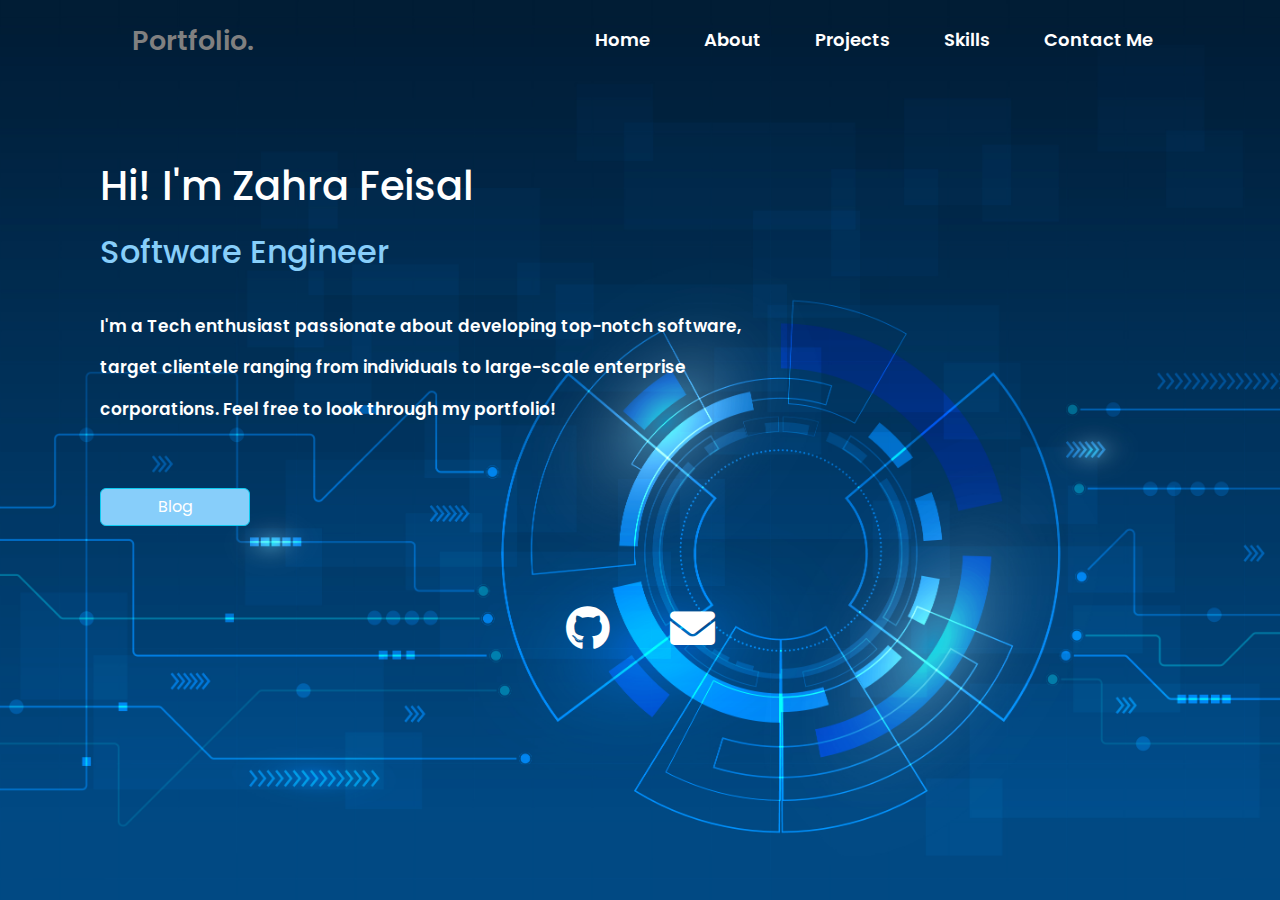
<file: index.html>
<!DOCTYPE html>
<html lang="en">
    <head>
        <meta charset="UTF-8">
        <meta name="viewport" content="width=device-width, initial-scale=1.0">
        <title>My Portfolio</title>
        <link rel="stylesheet" href="css/style.css">
        <link rel="stylesheet" href="css/cssgrid.css">
        <link rel="stylesheet" href="bootstrap/css/bootstrap.css">
        <link rel="stylesheet" href="bootstrap/css/bootstrap.min.css">
        <!-- <link rel="stylesheet" href="bootstrap/css/bootstrap-grid.css">
        <link rel="stylesheet" href="bootstrap/css/bootstrap-grid.min.css"> -->
        <!-- <link rel="preconnect" href="https://fonts.googleapis.com">
        <link rel="preconnect" href="https://fonts.gstatic.com" crossorigin> -->
        <link href="https://fonts.googleapis.com/css2?family=Poppins:ital,wght@0,100;0,200;0,300;0,400;0,500;0,600;0,700;0,800;0,900;1,100;1,200;1,300;1,400;1,500;1,600;1,700;1,800;1,900&display=swap" rel="stylesheet">
        <link rel="stylesheet" href="https://cdnjs.cloudflare.com/ajax/libs/font-awesome/6.0.0-beta3/css/all.min.css">
    </head>
    <body id="wholebody" class="poppins-semibold">
        <div class="grid-container">
            <div id="navsection">
                <nav>
                    <ol>
                        <!-- internal links -->
                        <li class="tops"><a href="public/contacts.html">Contact Me</a></li>
                        <li class="tops"><a href="public/skills.html">Skills</a></li>
                        <li class="tops"><a href="public/projects.html">Projects</a></li>
                        <li class="tops"><a href="public/about.html">About</a></li>
                        <li class="tops"><a href="index.html">Home</a></li>
                        <li class="port">Portfolio.</li>
                    </ol>
                </nav>
            </div>
                <div id="textsection">
                    <h1 class="header1">Hi! I'm Zahra Feisal</h1>
                    <h2 class="header2"> Software Engineer</h2>
                    <p>I'm a Tech enthusiast passionate about developing top-notch software,</p>
                    <p>target clientele ranging from individuals to large-scale enterprise</p>
                    <p>corporations. Feel free to look through my portfolio!</p>
                    <button type="button" class="btn btn-outline-info" id="cv"><span>Blog</span></button>
                </div>
                <div id="imgsection">
                </div>
                <div class="social-icons">
                    <a href="https://github.com/zahrafeisal" class="social-icon"><i class="fab fa-github"></i></a>
                    <!-- <a href="https://twitter.com" class="social-icon"><i class="fab fa-twitter"></i></a>
                    <a href="https://instagram.com" class="social-icon"><i class="fab fa-instagram"></i></a>
                    <a href="https://wa.me/+254723170598" class="social-icon"><i class="fab fa-whatsapp"></i></a>
                    <a href="https://linkedin.com" class="social-icon"><i class="fab fa-linkedin-in"></i></a> -->
                    <a href="mailto:zahrafeisal3@gmail.com" class="social-icon"><i class="fas fa-envelope"></i></a>
                </div>
        </div>
        <!-- <script src="js/dom.js"></script> -->
    </body>
</html>
</file>
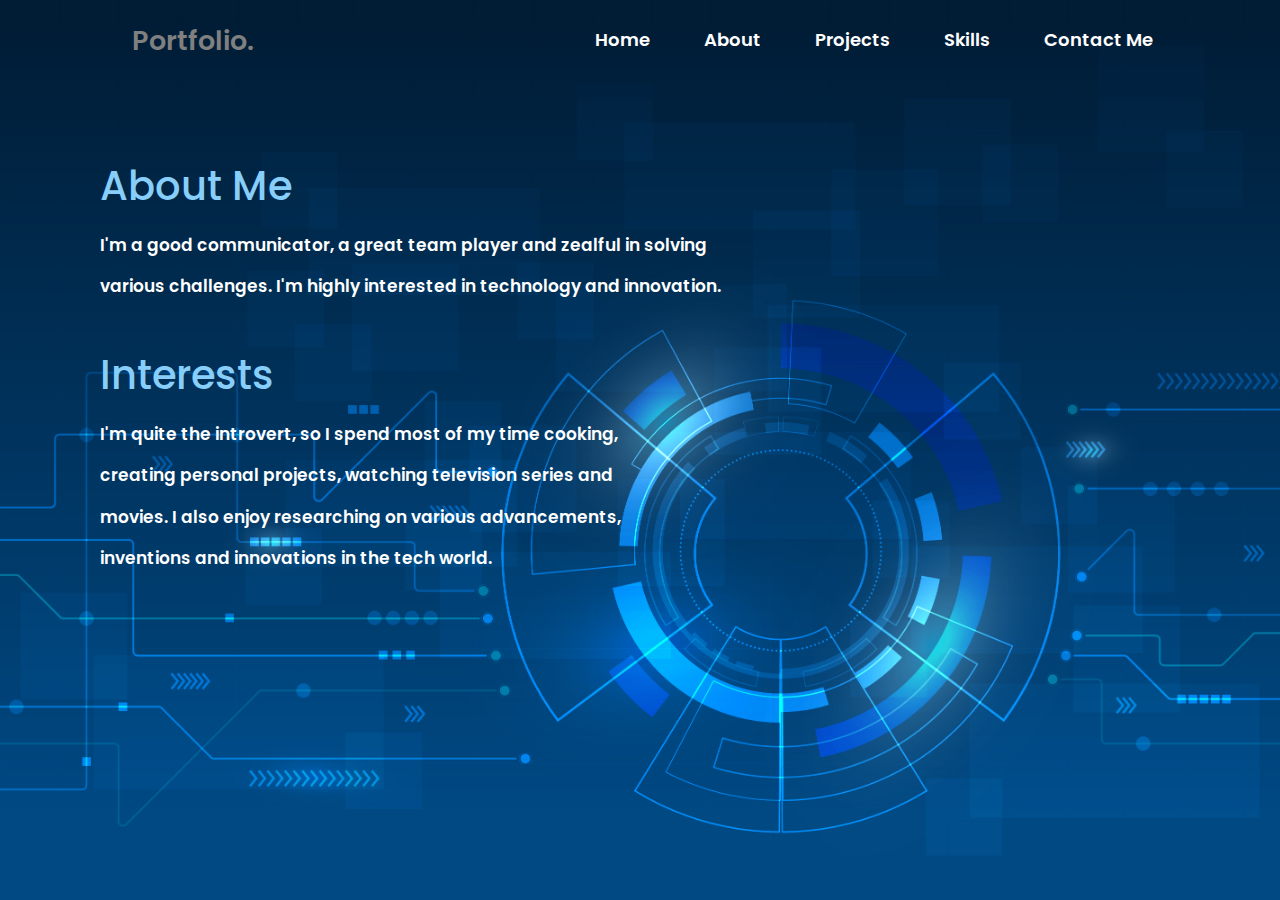
<file: public/about.html>
<!DOCTYPE html>
<html lang="en">
    <head>
        <meta charset="UTF-8">
        <meta name="viewport" content="width=device-width, initial-scale=1.0">
        <title>My Portfolio</title>
        <link rel="stylesheet" href="../css/style.css">
        <link rel="stylesheet" href="../css/cssgrid.css">
        <link rel="stylesheet" href="../bootstrap/css/bootstrap.css">
        <link rel="stylesheet" href="../bootstrap/css/bootstrap.min.css">
        <!-- <link rel="stylesheet" href="../bootstrap/css/bootstrap-grid.css">
        <link rel="stylesheet" href="../bootstrap/css/bootstrap-grid.min.css"> -->
        <link href="https://fonts.googleapis.com/css2?family=Poppins:ital,wght@0,100;0,200;0,300;0,400;0,500;0,600;0,700;0,800;0,900;1,100;1,200;1,300;1,400;1,500;1,600;1,700;1,800;1,900&display=swap" rel="stylesheet">
        <link rel="stylesheet" href="https://cdnjs.cloudflare.com/ajax/libs/font-awesome/6.0.0-beta3/css/all.min.css">
    </head>
    <body id="wholebody" class="poppins-semibold">
        <div class="grid-container">
            <div id="navsection">
                <nav>
                    <ol>
                        <li class="tops"><a href="../public/contacts.html">Contact Me</a></li>
                        <li class="tops"><a href="../public/skills.html">Skills</a></li>
                        <li class="tops"><a href="../public/projects.html">Projects</a></li>
                        <li class="tops"><a href="../public/about.html">About</a></li>
                        <li class="tops"><a href="../index.html">Home</a></li>
                        <li class="port">Portfolio.</li>
                    </ol>
                </nav>
            </div>
            <div id="textsection">
                <h1 class="headerab1">About Me</h1>
                <p>I'm a good communicator, a great team player and zealful in solving</p>
                <p>various challenges. I'm highly interested in technology and innovation.</p>
                <h1 class="headerab2">Interests</h1>
                <p>I'm quite the introvert, so I spend most of my time cooking,</p> 
                <p>creating personal projects, watching television series and</p>
                <p>movies. I also enjoy researching on various advancements,</p>
                <p>inventions and innovations in the tech world.</p>
            </div>
            <div id="imgsection">
            </div>
            <!-- <div class="social-icons">
                <a href="https://github.com/zahrafeisal" class="social-icon"><i class="fab fa-github"></i></a>
                <a href="https://twitter.com" class="social-icon"><i class="fab fa-twitter"></i></a>
                <a href="https://instagram.com" class="social-icon"><i class="fab fa-instagram"></i></a>
                <a href="https://wa.me/+254723170598" class="social-icon"><i class="fab fa-whatsapp"></i></a>
                <a href="https://linkedin.com" class="social-icon"><i class="fab fa-linkedin-in"></i></a>
                <a href="mailto:zahrafeisal3@gmail.com" class="social-icon"><i class="fas fa-envelope"></i></a>
            </div> -->
        </div>
    </body>
</html>
</file>
<file: css/style.css>
#wholebody {
    /* background-color: #0D1B28; */
    margin-left: 100px;
    margin-right: 100px;
    overflow: hidden;
    background: url(../images/vector-abstract-technology-background-technology-digital-world-of-business-information-futuristic-blue-virtual-graphic-interface.jpg) center no-repeat;
    background-size: cover;
    background-attachment: fixed;
}

.poppins-semibold {
    font-family: "Poppins", sans-serif;
    font-weight: 600;
    font-style: normal;
}

.contacts {
    color: white;
    font-size: 18px;
}

ul {
    list-style-type: circle;
}

ol {
    list-style-type: none;
    margin: 0;
    padding: 0;
}

.tops {
    display: inline;
    padding-left: 27px;
    padding-right: 27px;
    padding-top: 10px;
    float: right;
    font-size: 18px;
}

.port {
    color: grey;
    float: left;
    display: inline;
    padding-left: 0;
    padding-right: 0;
    padding-top: 5px;
    font-size: 27px;
}

/* unvisited links */
a:link {
    color: white;
    text-decoration: none;
}

/* visited links */
a:visited {
    color: white;
}

/* mouse overlink */
a:hover {
    color: lightskyblue;
    text-decoration: underline;
}

/* selected link */
a:active {
    color: lightskyblue;
}

.header1 {
    color: white;
    padding-bottom: 15px;
}

.header2 {
    color: lightskyblue;
    padding-bottom: 35px;
}

.headerab1 {
    color: lightskyblue;
    padding-bottom: 15px;
}

.headerab2 {
    color: lightskyblue;
    padding-top: 35px;
    padding-bottom: 15px;
}

#textsection {
    margin-top: 100px;
}

p {
    color: white;
    font-size: 17px;
}

#cv {
    color: white;
    margin-top: 50px;
    background-color: lightskyblue;
    transition-duration: 0.2s;
    width: 150px;
}

#cv:hover {
    background-color: #0D1B28;
    color: white;
}

/* added */
#cv span {
  cursor: pointer;
  display: inline-block;
  position: relative;
  transition: 0.2s;
}

#cv span:after {
    content: '\00bb';
    position: absolute;
    opacity: 0;
    top: 0;
    right: -20px;
    transition: 0.2s;
}

#cv:hover span {
    padding-right: 25px;
}

#cv:hover span:after {
    opacity: 1;
    right: 0;
}

#cv:active {
    background-color: #0D1B28;
    box-shadow: 0 5px #666;
    transform: translateY(4px);
}
/* added */

.social-icons {
    display: flex;
    justify-content: center;
    padding: 40px;
}

.social-icon {
    margin: 30px;
    text-decoration: none;
    color: white;
    font-size: 45px;
}

.social-icon:hover {
    color: lightgrey;
}

/* added
.social-icon:active {
    background-color: white;
    box-shadow: 0 2px #0D1B28;
    transform: translateY(4px);
} */
</file>
<file: css/cssgrid.css>
.grid-container {
    display: grid;
    grid-template-areas:
    'navsection navsection navsection navsection'
    'textsection textsection textsection imgsection'
    'social-icons social-icons social-icons social-icons'
     ;
}


#navsection {
    grid-area: navsection;
}

#textsection {
    grid-area: textsection;
}

#imgsection {
    grid-area: imgsection;
}

.social-icons {
    grid-area: social-icons;
}

@media only screen and (max-width: 600px){
    .grid-container {
        display: grid;
        grid-template-areas:
        'navsection navsection navsection navsection'
        'textsection textsection textsection imgsection'
        'social-icons social-icons social-icons social-icons'
         ;
    }
}
</file>
